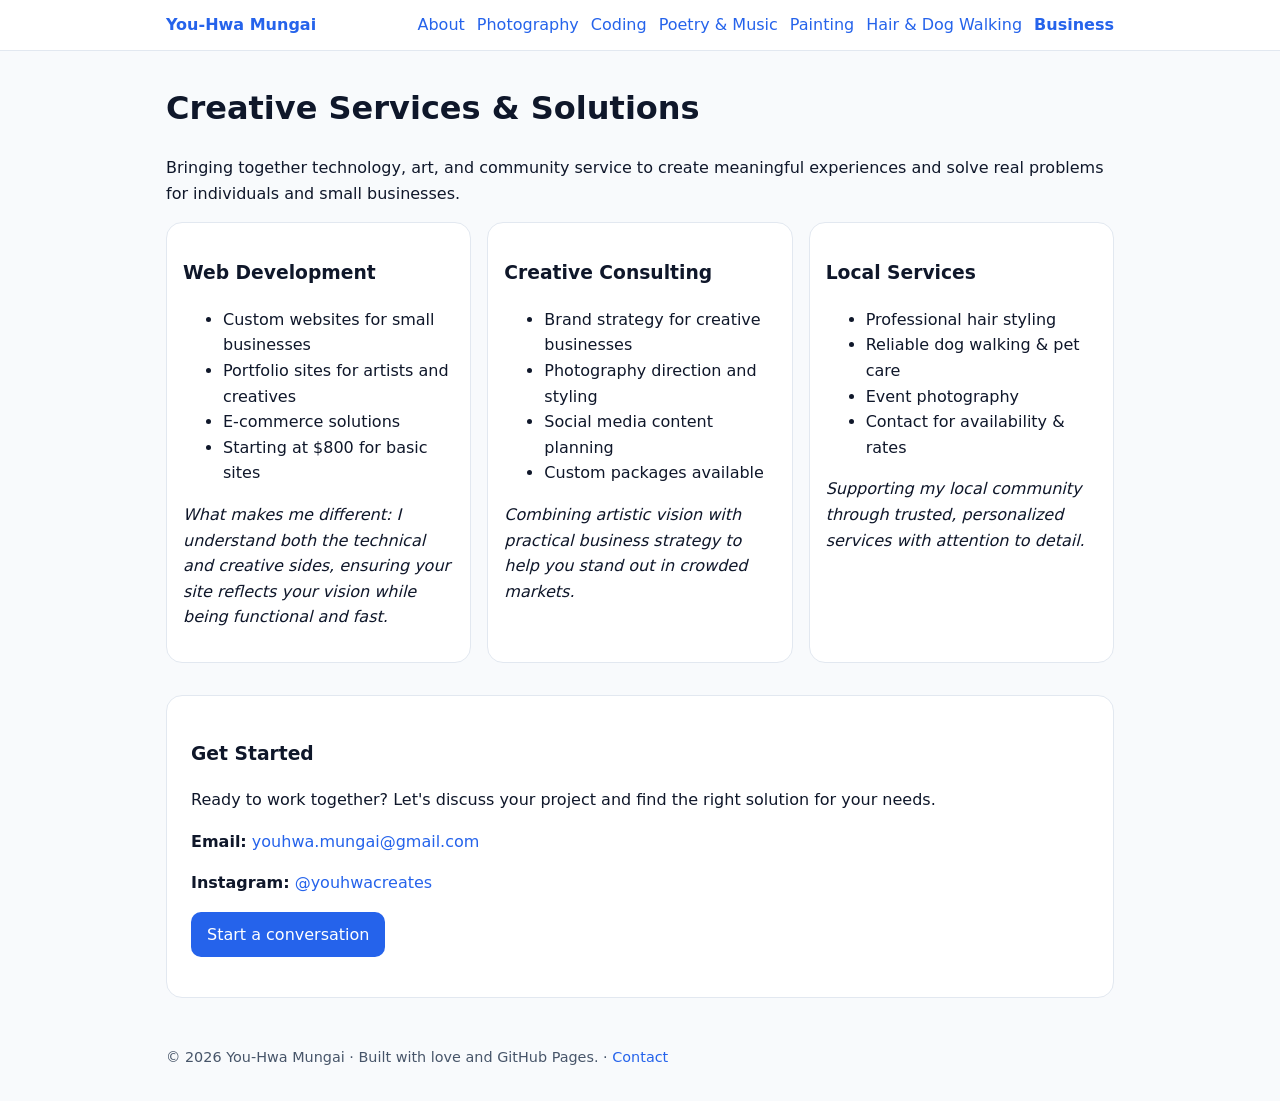
<file: business/index.html>
<!doctype html>
<html lang="en">
<head>
<meta charset="utf-8">
<meta name="viewport" content="width=device-width, initial-scale=1">
<title>Business · You‑Hwa Mungai</title>
<meta name="description" content="Portfolio of You‑Hwa Mungai — photography, coding, poetry & music, painting, hair and dog walking, and business.">
<link rel="stylesheet" href="../assets/css/styles.css">
</head>
<body>
<header><nav class="nav"><a class="brand" href="/">You‑Hwa Mungai</a><a href="/">About</a><a href="/photography/">Photography</a><a href="/coding/">Coding</a><a href="/poetry-music/">Poetry & Music</a><a href="/painting/">Painting</a><a href="/hair-dog-walking/">Hair & Dog Walking</a><a href="/business/" style="font-weight:700">Business</a></nav></header>
<main>

<h1>Creative Services & Solutions</h1>
<p>Bringing together technology, art, and community service to create meaningful experiences and solve real problems for individuals and small businesses.</p>

<div class="grid">
  <div class="card">
    <h3>Web Development</h3>
    <ul>
      <li>Custom websites for small businesses</li>
      <li>Portfolio sites for artists and creatives</li>
      <li>E-commerce solutions</li>
      <li>Starting at $800 for basic sites</li>
    </ul>
    <p><em>What makes me different: I understand both the technical and creative sides, ensuring your site reflects your vision while being functional and fast.</em></p>
  </div>
  
  <div class="card">
    <h3>Creative Consulting</h3>
    <ul>
      <li>Brand strategy for creative businesses</li>
      <li>Photography direction and styling</li>
      <li>Social media content planning</li>
      <li>Custom packages available</li>
    </ul>
    <p><em>Combining artistic vision with practical business strategy to help you stand out in crowded markets.</em></p>
  </div>
  
  <div class="card">
    <h3>Local Services</h3>
    <ul>
      <li>Professional hair styling</li>
      <li>Reliable dog walking & pet care</li>
      <li>Event photography</li>
      <li>Contact for availability & rates</li>
    </ul>
    <p><em>Supporting my local community through trusted, personalized services with attention to detail.</em></p>
  </div>
</div>

<div style="margin-top: 2rem; padding: 1.5rem; background: white; border: 1px solid #e2e8f0; border-radius: 16px;">
  <h3>Get Started</h3>
  <p>Ready to work together? Let's discuss your project and find the right solution for your needs.</p>
  <p><strong>Email:</strong> <a href="mailto:youhwa.mungai@gmail.com">youhwa.mungai@gmail.com</a></p>
  <p><strong>Instagram:</strong> <a href="#" target="_blank" rel="noopener">@youhwacreates</a></p>
  <p style="margin-top: 1rem;"><a class="btn" href="mailto:youhwa.mungai@gmail.com">Start a conversation</a></p>
</div>

</main>
<footer>
  © <span id="year"></span> You‑Hwa Mungai · Built with love and GitHub Pages. · <a href="mailto:youhwa.mungai@gmail.com">Contact</a>
</footer>
<script>document.getElementById('year').textContent = new Date().getFullYear()</script>
</body>
</html>
</file>
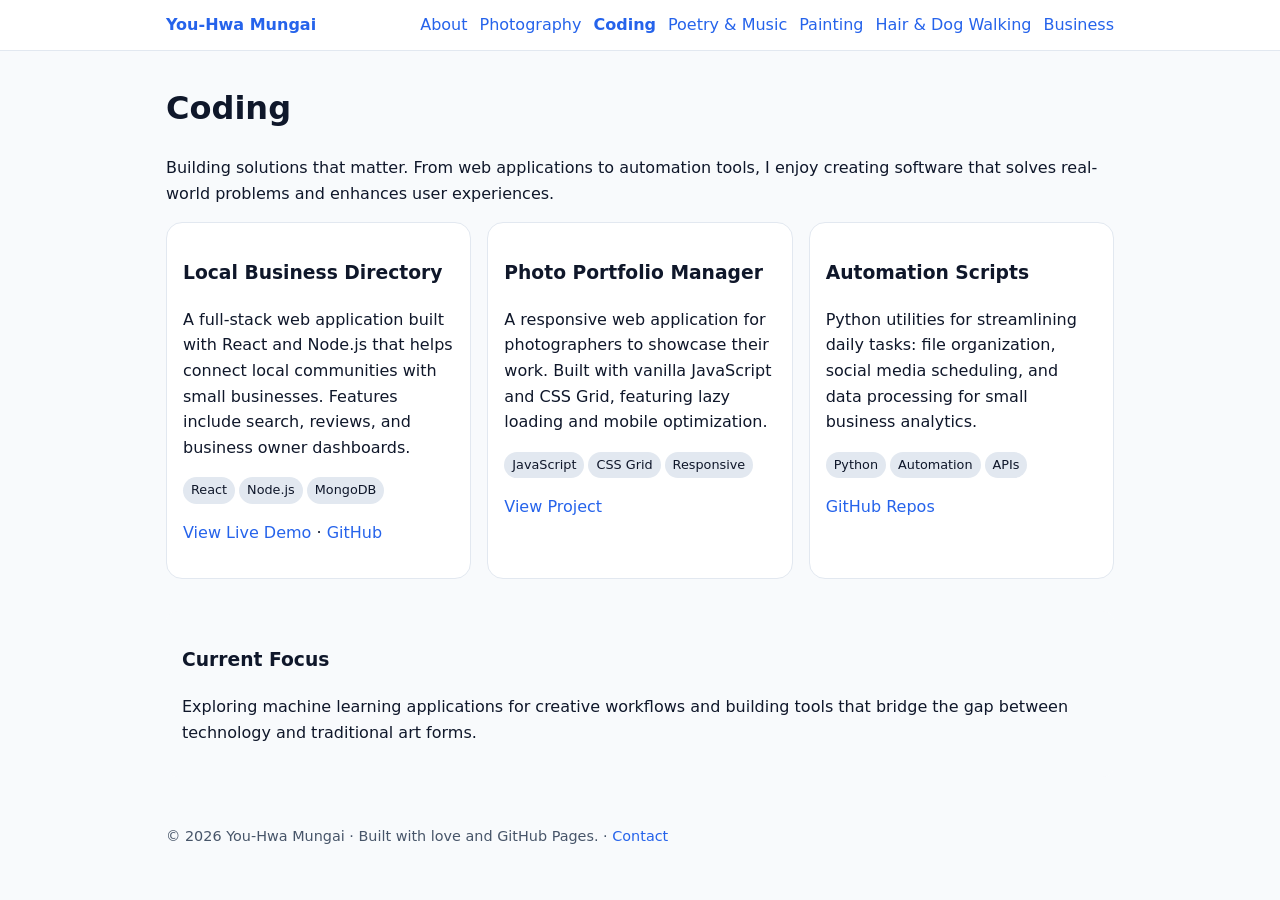
<file: coding/index.html>
<!doctype html>
<html lang="en">
<head>
<meta charset="utf-8">
<meta name="viewport" content="width=device-width, initial-scale=1">
<title>Coding · You‑Hwa Mungai</title>
<meta name="description" content="Portfolio of You‑Hwa Mungai — photography, coding, poetry & music, painting, hair and dog walking, and business.">
<link rel="stylesheet" href="../assets/css/styles.css">
</head>
<body>
<header><nav class="nav"><a class="brand" href="/">You‑Hwa Mungai</a><a href="/">About</a><a href="/photography/">Photography</a><a href="/coding/" style="font-weight:700">Coding</a><a href="/poetry-music/">Poetry & Music</a><a href="/painting/">Painting</a><a href="/hair-dog-walking/">Hair & Dog Walking</a><a href="/business/">Business</a></nav></header>
<main>

<h1>Coding</h1>
<p>Building solutions that matter. From web applications to automation tools, I enjoy creating software that solves real-world problems and enhances user experiences.</p>

<div class="grid">
  <div class="card">
    <h3>Local Business Directory</h3>
    <p>A full-stack web application built with React and Node.js that helps connect local communities with small businesses. Features include search, reviews, and business owner dashboards.</p>
    <p><span class="tag">React</span><span class="tag">Node.js</span><span class="tag">MongoDB</span></p>
    <p><a href="#" target="_blank" rel="noopener">View Live Demo</a> · <a href="#" target="_blank" rel="noopener">GitHub</a></p>
  </div>
  
  <div class="card">
    <h3>Photo Portfolio Manager</h3>
    <p>A responsive web application for photographers to showcase their work. Built with vanilla JavaScript and CSS Grid, featuring lazy loading and mobile optimization.</p>
    <p><span class="tag">JavaScript</span><span class="tag">CSS Grid</span><span class="tag">Responsive</span></p>
    <p><a href="#" target="_blank" rel="noopener">View Project</a></p>
  </div>
  
  <div class="card">
    <h3>Automation Scripts</h3>
    <p>Python utilities for streamlining daily tasks: file organization, social media scheduling, and data processing for small business analytics.</p>
    <p><span class="tag">Python</span><span class="tag">Automation</span><span class="tag">APIs</span></p>
    <p><a href="#" target="_blank" rel="noopener">GitHub Repos</a></p>
  </div>
</div>

<div style="margin-top: 2rem; padding: 1rem; background: #f8fafc; border-radius: 12px;">
  <h3>Current Focus</h3>
  <p>Exploring machine learning applications for creative workflows and building tools that bridge the gap between technology and traditional art forms.</p>
</div>

</main>
<footer>
  © <span id="year"></span> You‑Hwa Mungai · Built with love and GitHub Pages. · <a href="mailto:youhwa.mungai@gmail.com">Contact</a>
</footer>
<script>document.getElementById('year').textContent = new Date().getFullYear()</script>
</body>
</html>
</file>
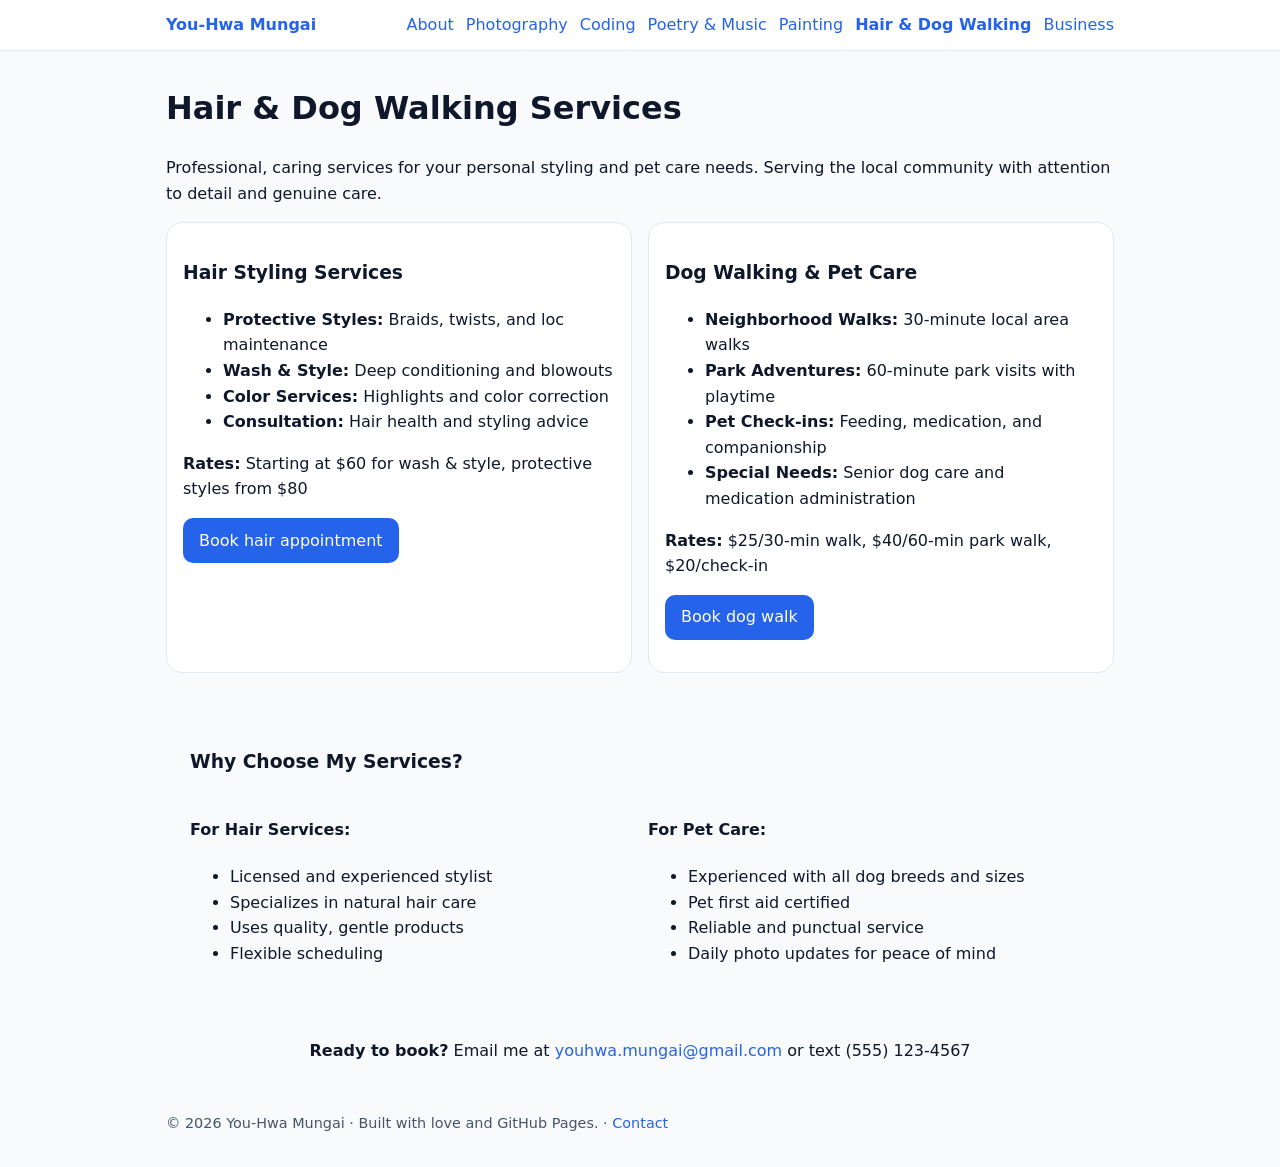
<file: hair-dog-walking/index.html>
<!doctype html>
<html lang="en">
<head>
<meta charset="utf-8">
<meta name="viewport" content="width=device-width, initial-scale=1">
<title>Hair & Dog Walking · You‑Hwa Mungai</title>
<meta name="description" content="Portfolio of You‑Hwa Mungai — photography, coding, poetry & music, painting, hair and dog walking, and business.">
<link rel="stylesheet" href="../assets/css/styles.css">
</head>
<body>
<header><nav class="nav"><a class="brand" href="/">You‑Hwa Mungai</a><a href="/">About</a><a href="/photography/">Photography</a><a href="/coding/">Coding</a><a href="/poetry-music/">Poetry & Music</a><a href="/painting/">Painting</a><a href="/hair-dog-walking/" style="font-weight:700">Hair & Dog Walking</a><a href="/business/">Business</a></nav></header>
<main>

<h1>Hair & Dog Walking Services</h1>
<p>Professional, caring services for your personal styling and pet care needs. Serving the local community with attention to detail and genuine care.</p>

<div class="grid">
  <div class="card">
    <h3>Hair Styling Services</h3>
    <ul>
      <li><strong>Protective Styles:</strong> Braids, twists, and loc maintenance</li>
      <li><strong>Wash & Style:</strong> Deep conditioning and blowouts</li>
      <li><strong>Color Services:</strong> Highlights and color correction</li>
      <li><strong>Consultation:</strong> Hair health and styling advice</li>
    </ul>
    <p><strong>Rates:</strong> Starting at $60 for wash & style, protective styles from $80</p>
    <p><a class="btn" href="mailto:youhwa.mungai@gmail.com">Book hair appointment</a></p>
  </div>
  
  <div class="card">
    <h3>Dog Walking & Pet Care</h3>
    <ul>
      <li><strong>Neighborhood Walks:</strong> 30-minute local area walks</li>
      <li><strong>Park Adventures:</strong> 60-minute park visits with playtime</li>
      <li><strong>Pet Check-ins:</strong> Feeding, medication, and companionship</li>
      <li><strong>Special Needs:</strong> Senior dog care and medication administration</li>
    </ul>
    <p><strong>Rates:</strong> $25/30-min walk, $40/60-min park walk, $20/check-in</p>
    <p><a class="btn" href="mailto:youhwa.mungai@gmail.com">Book dog walk</a></p>
  </div>
</div>

<div style="margin-top: 2rem; padding: 1.5rem; background: #f8fafc; border-radius: 16px;">
  <h3>Why Choose My Services?</h3>
  <div class="grid">
    <div>
      <h4>For Hair Services:</h4>
      <ul>
        <li>Licensed and experienced stylist</li>
        <li>Specializes in natural hair care</li>
        <li>Uses quality, gentle products</li>
        <li>Flexible scheduling</li>
      </ul>
    </div>
    <div>
      <h4>For Pet Care:</h4>
      <ul>
        <li>Experienced with all dog breeds and sizes</li>
        <li>Pet first aid certified</li>
        <li>Reliable and punctual service</li>
        <li>Daily photo updates for peace of mind</li>
      </ul>
    </div>
  </div>
</div>

<p style="margin-top: 2rem; text-align: center;"><strong>Ready to book?</strong> Email me at <a href="mailto:youhwa.mungai@gmail.com">youhwa.mungai@gmail.com</a> or text (555) 123-4567</p>

</main>
<footer>
  © <span id="year"></span> You‑Hwa Mungai · Built with love and GitHub Pages. · <a href="mailto:youhwa.mungai@gmail.com">Contact</a>
</footer>
<script>document.getElementById('year').textContent = new Date().getFullYear()</script>
</body>
</html>
</file>
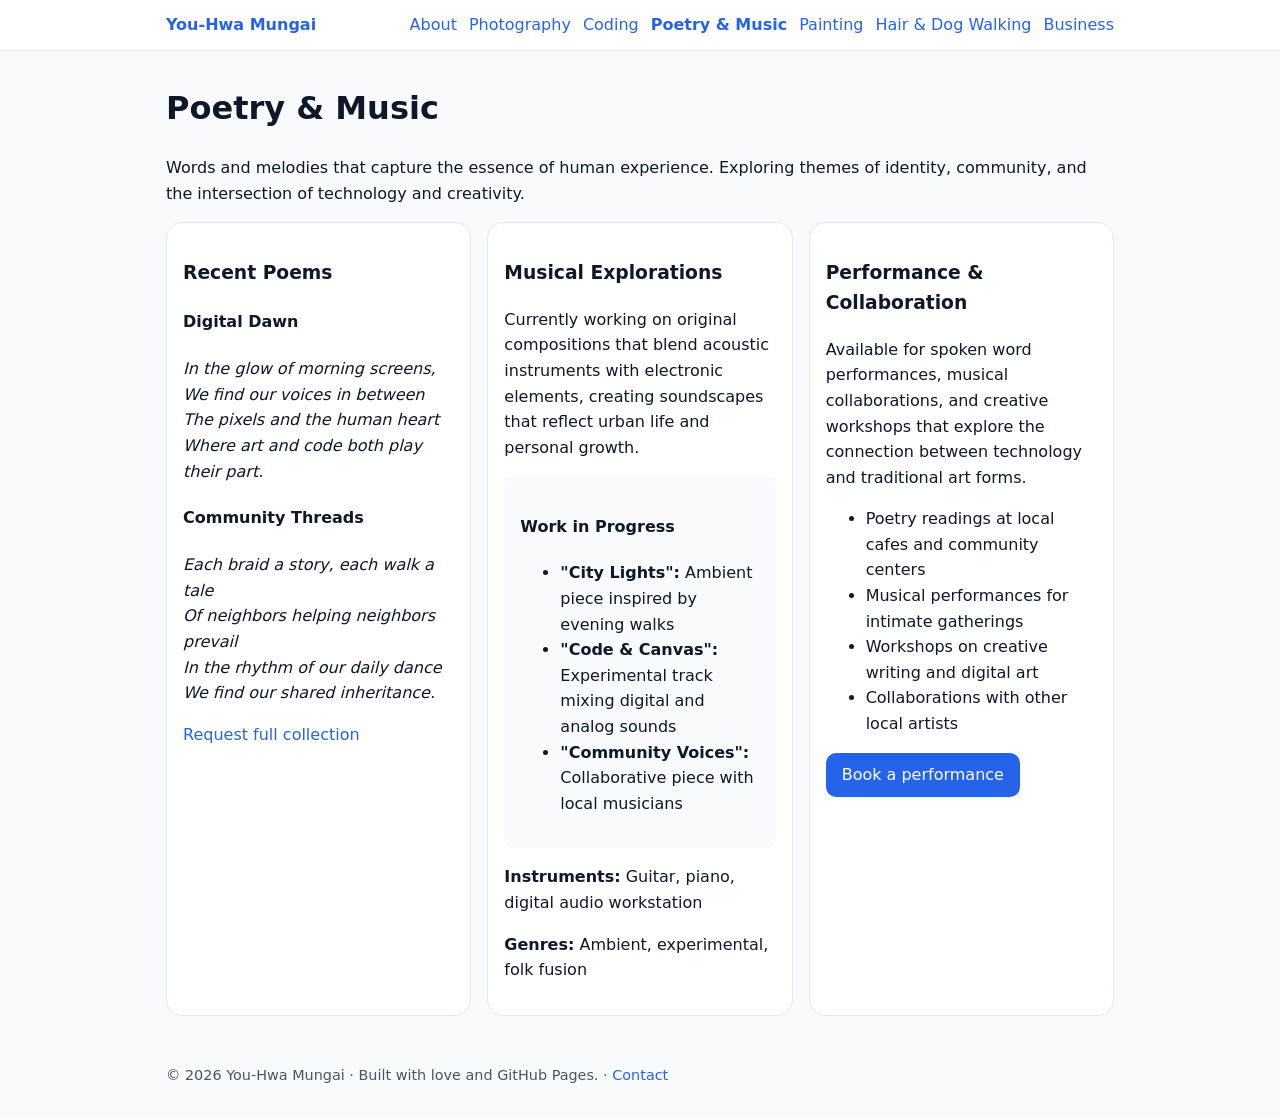
<file: poetry-music/index.html>
<!doctype html>
<html lang="en">
<head>
<meta charset="utf-8">
<meta name="viewport" content="width=device-width, initial-scale=1">
<title>Poetry & Music · You‑Hwa Mungai</title>
<meta name="description" content="Portfolio of You‑Hwa Mungai — photography, coding, poetry & music, painting, hair and dog walking, and business.">
<link rel="stylesheet" href="../assets/css/styles.css">
</head>
<body>
<header><nav class="nav"><a class="brand" href="/">You‑Hwa Mungai</a><a href="/">About</a><a href="/photography/">Photography</a><a href="/coding/">Coding</a><a href="/poetry-music/" style="font-weight:700">Poetry & Music</a><a href="/painting/">Painting</a><a href="/hair-dog-walking/">Hair & Dog Walking</a><a href="/business/">Business</a></nav></header>
<main>

<h1>Poetry & Music</h1>
<p>Words and melodies that capture the essence of human experience. Exploring themes of identity, community, and the intersection of technology and creativity.</p>

<div class="grid">
  <div class="card">
    <h3>Recent Poems</h3>
    <div style="margin-bottom: 1rem;">
      <h4>Digital Dawn</h4>
      <p><em>In the glow of morning screens,<br>
      We find our voices in between<br>
      The pixels and the human heart<br>
      Where art and code both play their part.</em></p>
    </div>
    <div style="margin-bottom: 1rem;">
      <h4>Community Threads</h4>
      <p><em>Each braid a story, each walk a tale<br>
      Of neighbors helping neighbors prevail<br>
      In the rhythm of our daily dance<br>
      We find our shared inheritance.</em></p>
    </div>
    <p><a href="mailto:youhwa.mungai@gmail.com">Request full collection</a></p>
  </div>
  
  <div class="card">
    <h3>Musical Explorations</h3>
    <p>Currently working on original compositions that blend acoustic instruments with electronic elements, creating soundscapes that reflect urban life and personal growth.</p>
    
    <div style="margin: 1rem 0; padding: 1rem; background: #f8fafc; border-radius: 8px;">
      <h4>Work in Progress</h4>
      <ul>
        <li><strong>"City Lights":</strong> Ambient piece inspired by evening walks</li>
        <li><strong>"Code & Canvas":</strong> Experimental track mixing digital and analog sounds</li>
        <li><strong>"Community Voices":</strong> Collaborative piece with local musicians</li>
      </ul>
    </div>
    
    <p><strong>Instruments:</strong> Guitar, piano, digital audio workstation</p>
    <p><strong>Genres:</strong> Ambient, experimental, folk fusion</p>
  </div>
  
  <div class="card">
    <h3>Performance & Collaboration</h3>
    <p>Available for spoken word performances, musical collaborations, and creative workshops that explore the connection between technology and traditional art forms.</p>
    
    <ul>
      <li>Poetry readings at local cafes and community centers</li>
      <li>Musical performances for intimate gatherings</li>
      <li>Workshops on creative writing and digital art</li>
      <li>Collaborations with other local artists</li>
    </ul>
    
    <p><a class="btn" href="mailto:youhwa.mungai@gmail.com">Book a performance</a></p>
  </div>
</div>

</main>
<footer>
  © <span id="year"></span> You‑Hwa Mungai · Built with love and GitHub Pages. · <a href="mailto:youhwa.mungai@gmail.com">Contact</a>
</footer>
<script>document.getElementById('year').textContent = new Date().getFullYear()</script>
</body>
</html>
</file>
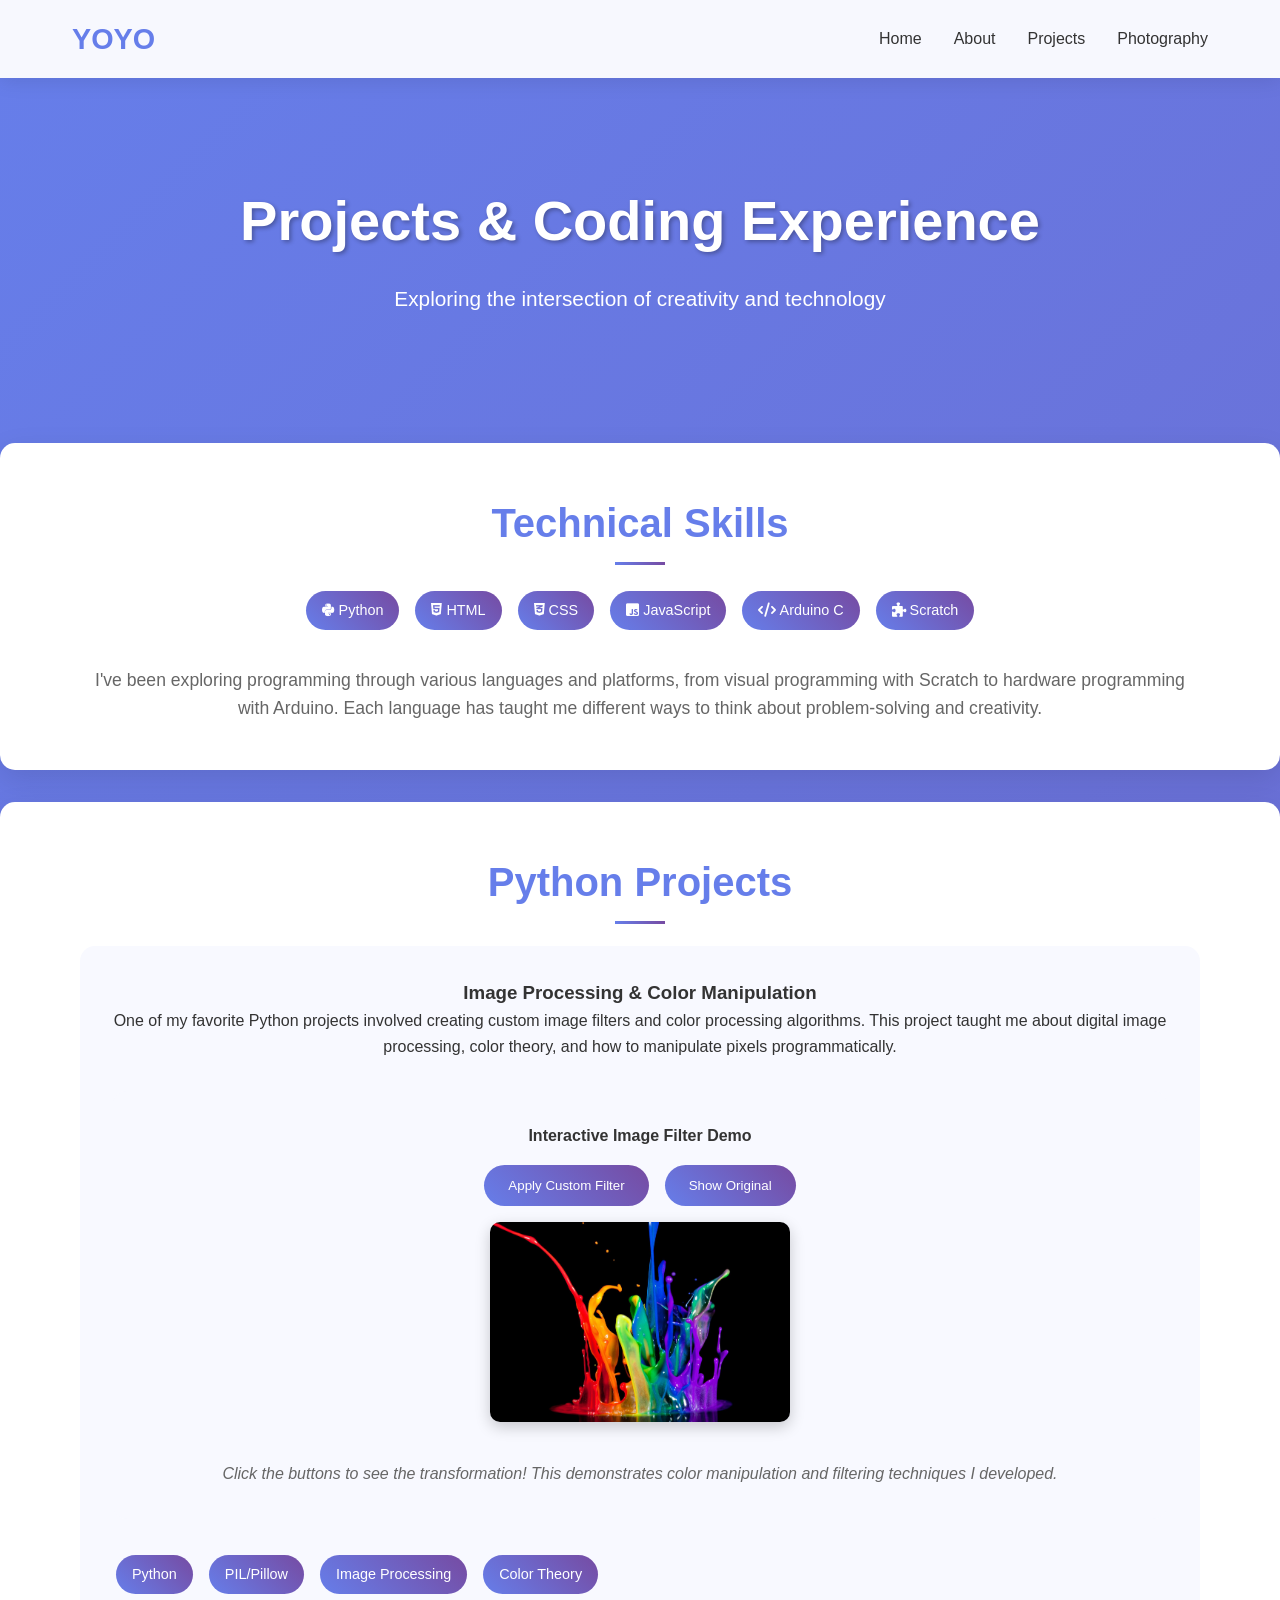
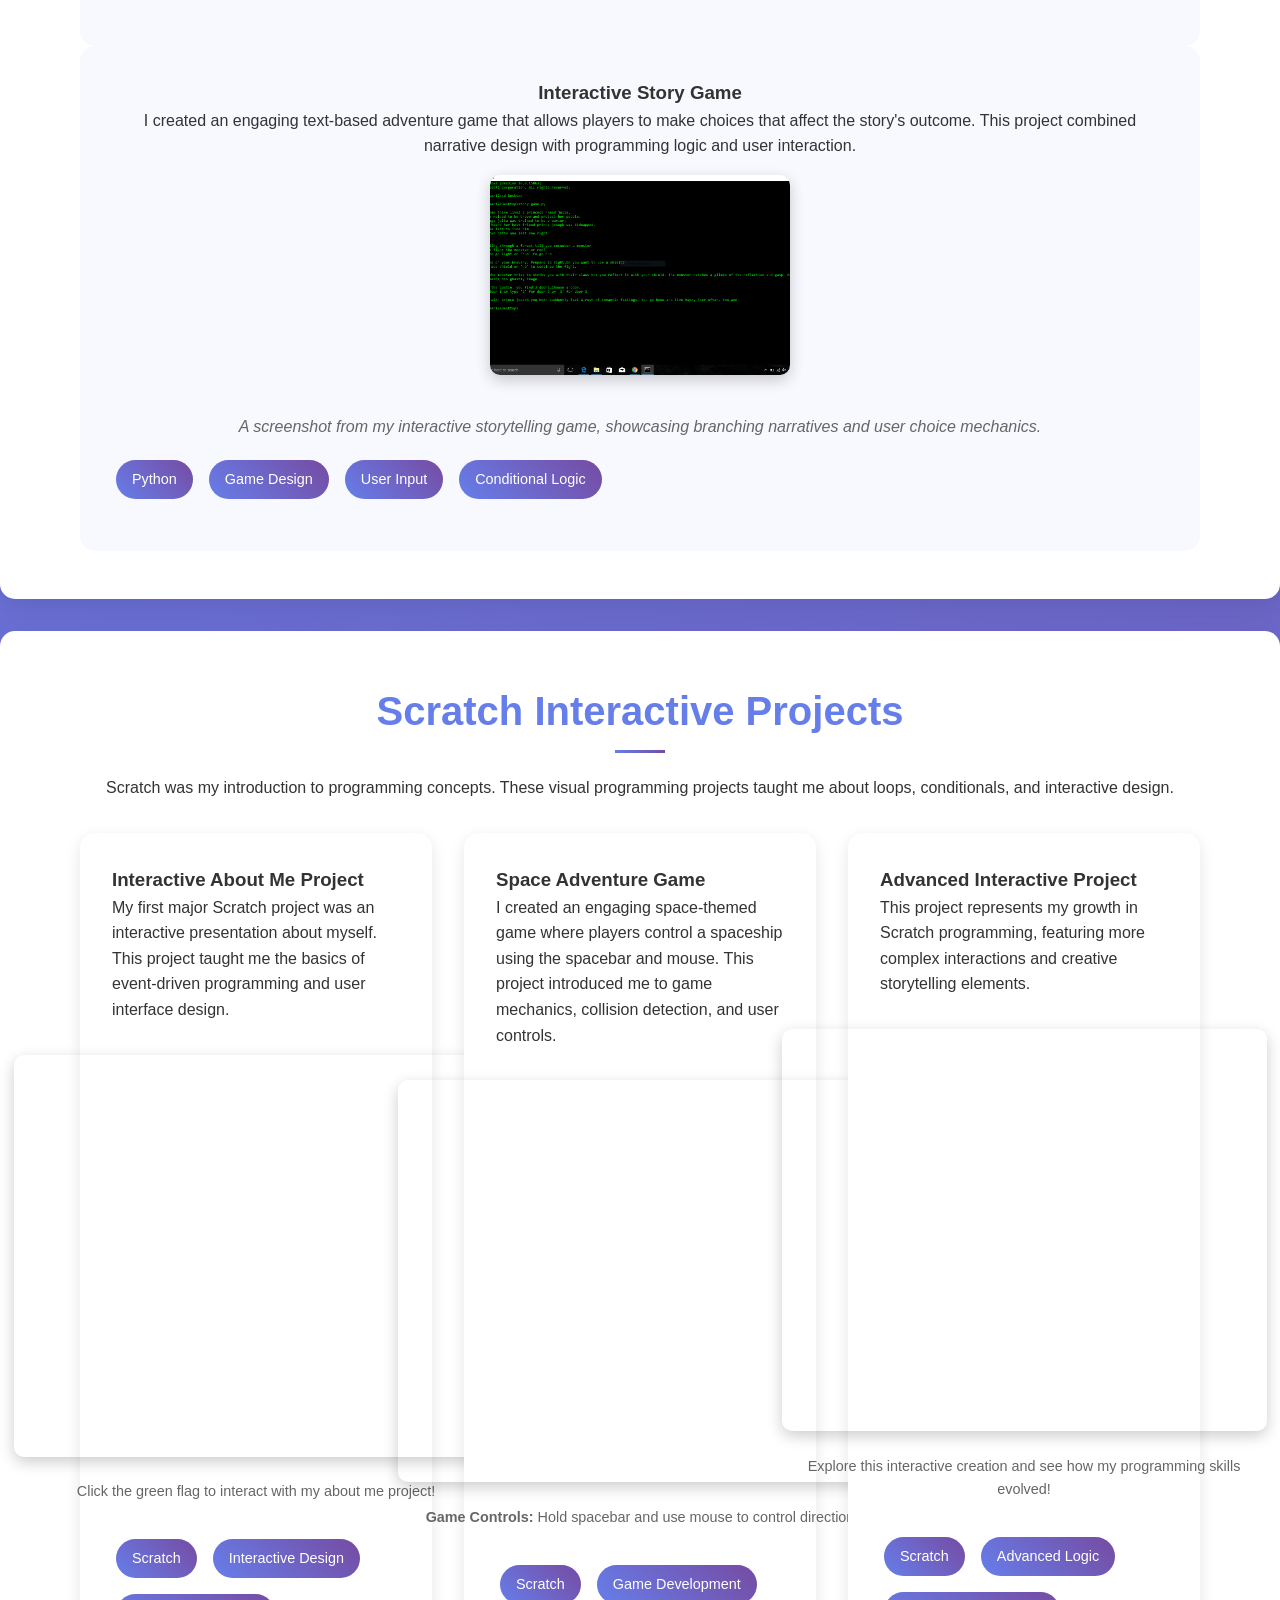
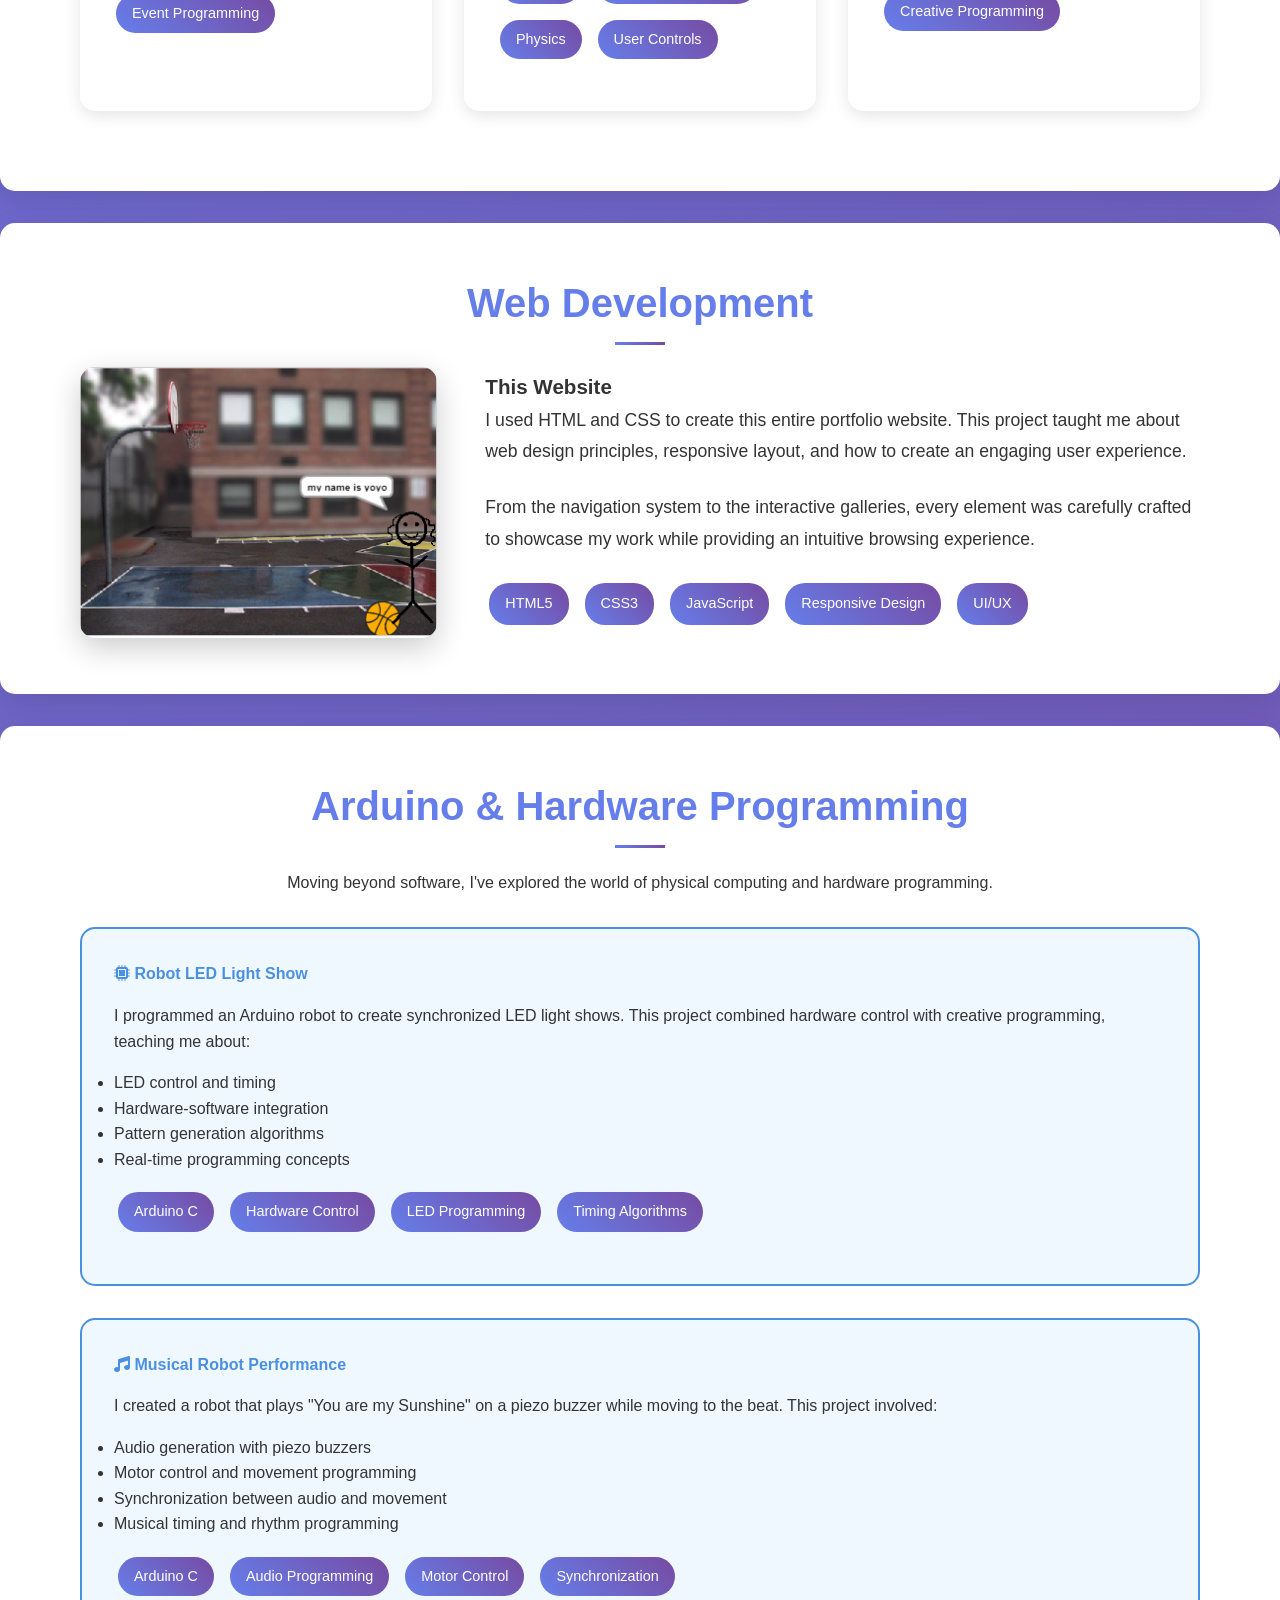
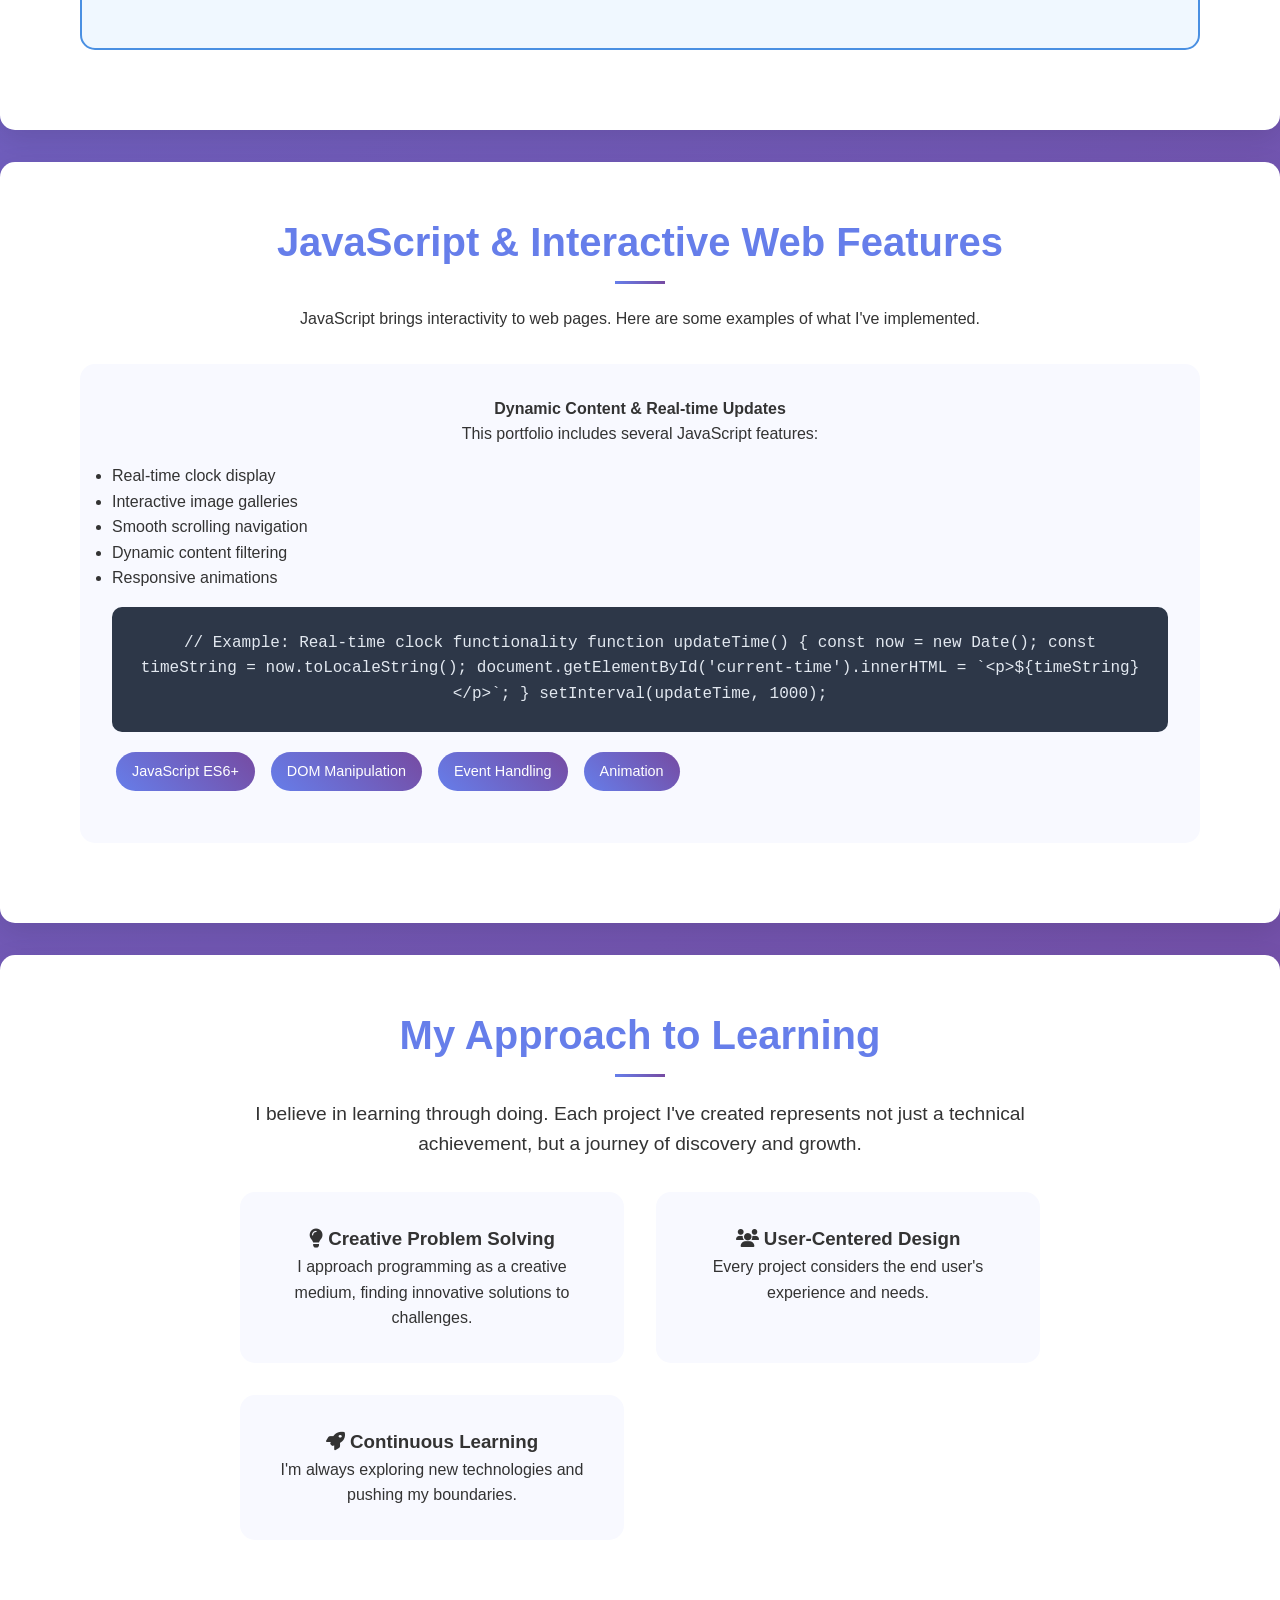
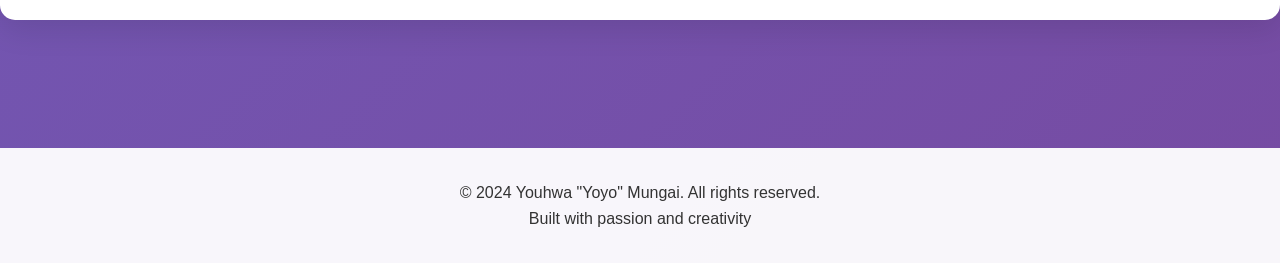
<file: coding_experience.html>
<!DOCTYPE html>
<html lang="en">
<head>
    <meta charset="UTF-8">
    <meta name="viewport" content="width=device-width, initial-scale=1.0">
    <title>Projects & Coding Experience - Youhwa "Yoyo" Mungai</title>
<link rel="stylesheet" type="text/css" href="css/style.css">
    <link href="https://cdnjs.cloudflare.com/ajax/libs/font-awesome/6.0.0/css/all.min.css" rel="stylesheet">
    <style>
        .skill-badge {
            display: inline-block;
            background: linear-gradient(45deg, #667eea, #764ba2);
            color: white;
            padding: 0.5rem 1rem;
            border-radius: 20px;
            margin: 0.25rem;
            font-size: 0.9rem;
            font-weight: 500;
        }
        
        .project-demo {
            background: #f8f9ff;
            border-radius: 15px;
            padding: 2rem;
            margin: 2rem 0;
            text-align: center;
        }
        
        .code-snippet {
            background: #2d3748;
            color: #e2e8f0;
            padding: 1.5rem;
            border-radius: 10px;
            font-family: 'Courier New', monospace;
            margin: 1rem 0;
            overflow-x: auto;
        }
        
        .project-timeline {
            display: grid;
            grid-template-columns: repeat(auto-fit, minmax(300px, 1fr));
            gap: 2rem;
            margin: 2rem 0;
        }
        
        .timeline-card {
            background: white;
            border-radius: 15px;
            padding: 2rem;
            box-shadow: 0 5px 15px rgba(0, 0, 0, 0.1);
            transition: transform 0.3s ease;
        }
        
        .timeline-card:hover {
            transform: translateY(-5px);
        }
        
        .tech-stack {
            display: flex;
            flex-wrap: wrap;
            gap: 0.5rem;
            margin: 1rem 0;
        }
        
        .arduino-demo {
            background: #f0f8ff;
            border: 2px solid #4a90e2;
            border-radius: 15px;
            padding: 2rem;
            margin: 2rem 0;
        }
        
        .arduino-demo h4 {
            color: #4a90e2;
            margin-bottom: 1rem;
        }
    </style>
</head>
<body>
    <!-- Navigation -->
    <nav class="navbar">
        <div class="nav-container">
            <a href="home.html" class="logo">YOYO</a>
            <ul class="nav-links">
                <li><a href="home.html">Home</a></li>
                <li><a href="aboutme.html">About</a></li>
                <li><a href="coding_experience.html">Projects</a></li>
                <li><a href="photography.html">Photography</a></li>
            </ul>
        </div>
    </nav>

    <main>
        <!-- Hero Section -->
        <section class="hero">
            <div class="container">
                <h1>Projects & Coding Experience</h1>
                <p>Exploring the intersection of creativity and technology</p>
            </div>
        </section>

        <!-- Skills Section -->
        <section class="section">
            <div class="container">
                <h2>Technical Skills</h2>
                <div style="text-align: center; margin: 2rem 0;">
                    <div class="tech-stack" style="justify-content: center;">
                        <span class="skill-badge"><i class="fab fa-python"></i> Python</span>
                        <span class="skill-badge"><i class="fab fa-html5"></i> HTML</span>
                        <span class="skill-badge"><i class="fab fa-css3-alt"></i> CSS</span>
                        <span class="skill-badge"><i class="fab fa-js-square"></i> JavaScript</span>
                        <span class="skill-badge"><i class="fas fa-code"></i> Arduino C</span>
                        <span class="skill-badge"><i class="fas fa-puzzle-piece"></i> Scratch</span>
                    </div>
                </div>
                <p style="text-align: center; font-size: 1.1rem; color: #666;">
                    I've been exploring programming through various languages and platforms, from visual programming with Scratch to hardware programming with Arduino. Each language has taught me different ways to think about problem-solving and creativity.
                </p>
            </div>
        </section>

        <!-- Python Projects -->
        <section class="section">
            <div class="container">
                <h2>Python Projects</h2>
                
                <div class="project-card">
                    <h3>Image Processing & Color Manipulation</h3>
                    <p>One of my favorite Python projects involved creating custom image filters and color processing algorithms. This project taught me about digital image processing, color theory, and how to manipulate pixels programmatically.</p>
                    
                    <div class="project-demo">
                        <h4>Interactive Image Filter Demo</h4>
                        <div class="project-buttons">
                            <button class="btn" onclick="document.getElementById('pythonImage').src='recolored.jpg'">Apply Custom Filter</button>
                            <button class="btn" onclick="document.getElementById('pythonImage').src='paintcolor.jpg'">Show Original</button>
                        </div>
                        <img id="pythonImage" src="paintcolor.jpg" alt="Python Image Processing" class="demo-image">
                        <p style="margin-top: 1rem; font-style: italic; color: #666;">
                            Click the buttons to see the transformation! This demonstrates color manipulation and filtering techniques I developed.
                        </p>
                    </div>
                    
                    <div class="tech-stack">
                        <span class="skill-badge">Python</span>
                        <span class="skill-badge">PIL/Pillow</span>
                        <span class="skill-badge">Image Processing</span>
                        <span class="skill-badge">Color Theory</span>
                    </div>
                </div>

                <div class="project-card">
                    <h3>Interactive Story Game</h3>
                    <p>I created an engaging text-based adventure game that allows players to make choices that affect the story's outcome. This project combined narrative design with programming logic and user interaction.</p>
                    
                    <img src="story game.PNG" alt="Story Game Interface" class="demo-image">
                    <p style="text-align: center; margin-top: 1rem; font-style: italic; color: #666;">
                        A screenshot from my interactive storytelling game, showcasing branching narratives and user choice mechanics.
                    </p>
                    
                    <div class="tech-stack">
                        <span class="skill-badge">Python</span>
                        <span class="skill-badge">Game Design</span>
                        <span class="skill-badge">User Input</span>
                        <span class="skill-badge">Conditional Logic</span>
                    </div>
                </div>
            </div>
        </section>

        <!-- Scratch Projects -->
        <section class="section">
            <div class="container">
                <h2>Scratch Interactive Projects</h2>
                <p style="text-align: center; margin-bottom: 2rem;">
                    Scratch was my introduction to programming concepts. These visual programming projects taught me about loops, conditionals, and interactive design.
                </p>
                
                <div class="project-timeline">
                    <div class="timeline-card">
                        <h3>Interactive About Me Project</h3>
                        <p>My first major Scratch project was an interactive presentation about myself. This project taught me the basics of event-driven programming and user interface design.</p>
                        
                        <div class="scratch-container">
                            <div class="scratch-project">
<iframe allowtransparency="true" width="485" height="402" 
                                        src="//scratch.mit.edu/projects/embed/167330495/?autostart=false" 
                                        frameborder="0" allowfullscreen></iframe>
                                <p style="margin-top: 1rem; font-size: 0.9rem; color: #666;">
                                    Click the green flag to interact with my about me project!
                                </p>
                            </div>
                        </div>
                        
                        <div class="tech-stack">
                            <span class="skill-badge">Scratch</span>
                            <span class="skill-badge">Interactive Design</span>
                            <span class="skill-badge">Event Programming</span>
                        </div>
                    </div>

                    <div class="timeline-card">
                        <h3>Space Adventure Game</h3>
                        <p>I created an engaging space-themed game where players control a spaceship using the spacebar and mouse. This project introduced me to game mechanics, collision detection, and user controls.</p>
                        
                        <div class="scratch-container">
                            <div class="scratch-project">
<iframe allowtransparency="true" width="485" height="402" 
                                        src="//scratch.mit.edu/projects/embed/167762800/?autostart=false" 
                                        frameborder="0" allowfullscreen></iframe>
                                <p style="margin-top: 1rem; font-size: 0.9rem; color: #666;">
                                    <strong>Game Controls:</strong> Hold spacebar and use mouse to control direction
                                </p>
                            </div>
                        </div>
                        
                        <div class="tech-stack">
                            <span class="skill-badge">Scratch</span>
                            <span class="skill-badge">Game Development</span>
                            <span class="skill-badge">Physics</span>
                            <span class="skill-badge">User Controls</span>
                        </div>
                    </div>

                    <div class="timeline-card">
                        <h3>Advanced Interactive Project</h3>
                        <p>This project represents my growth in Scratch programming, featuring more complex interactions and creative storytelling elements.</p>
                        
                        <div class="scratch-container">
                            <div class="scratch-project">
<iframe allowtransparency="true" width="485" height="402" 
                                        src="//scratch.mit.edu/projects/embed/223789569/?autostart=false" 
                                        frameborder="0" allowfullscreen></iframe>
                                <p style="margin-top: 1rem; font-size: 0.9rem; color: #666;">
                                    Explore this interactive creation and see how my programming skills evolved!
                                </p>
                            </div>
                        </div>
                        
                        <div class="tech-stack">
                            <span class="skill-badge">Scratch</span>
                            <span class="skill-badge">Advanced Logic</span>
                            <span class="skill-badge">Creative Programming</span>
                        </div>
                    </div>
                </div>
            </div>
        </section>

        <!-- Web Development -->
        <section class="section">
            <div class="container">
                <h2>Web Development</h2>
                <div class="about-content">
                    <div>
                        <img src="welcomeProject.PNG" alt="Web Project" style="width: 100%; max-width: 400px; border-radius: 15px; box-shadow: 0 10px 30px rgba(0,0,0,0.2);">
                    </div>
                    <div class="about-text">
                        <h3>This Website</h3>
                        <p>I used HTML and CSS to create this entire portfolio website. This project taught me about web design principles, responsive layout, and how to create an engaging user experience.</p>
                        
                        <p>From the navigation system to the interactive galleries, every element was carefully crafted to showcase my work while providing an intuitive browsing experience.</p>
                        
                        <div class="tech-stack">
                            <span class="skill-badge">HTML5</span>
                            <span class="skill-badge">CSS3</span>
                            <span class="skill-badge">JavaScript</span>
                            <span class="skill-badge">Responsive Design</span>
                            <span class="skill-badge">UI/UX</span>
                        </div>
                    </div>
                </div>
            </div>
        </section>

        <!-- Arduino Projects -->
        <section class="section">
            <div class="container">
                <h2>Arduino & Hardware Programming</h2>
                <p style="text-align: center; margin-bottom: 2rem;">
                    Moving beyond software, I've explored the world of physical computing and hardware programming.
                </p>
                
                <div class="arduino-demo">
                    <h4><i class="fas fa-microchip"></i> Robot LED Light Show</h4>
                    <p>I programmed an Arduino robot to create synchronized LED light shows. This project combined hardware control with creative programming, teaching me about:</p>
                    <ul style="text-align: left; margin: 1rem 0;">
                        <li>LED control and timing</li>
                        <li>Hardware-software integration</li>
                        <li>Pattern generation algorithms</li>
                        <li>Real-time programming concepts</li>
                    </ul>
                    
                    <div class="tech-stack">
                        <span class="skill-badge">Arduino C</span>
                        <span class="skill-badge">Hardware Control</span>
                        <span class="skill-badge">LED Programming</span>
                        <span class="skill-badge">Timing Algorithms</span>
                    </div>
                </div>
                
                <div class="arduino-demo">
                    <h4><i class="fas fa-music"></i> Musical Robot Performance</h4>
                    <p>I created a robot that plays "You are my Sunshine" on a piezo buzzer while moving to the beat. This project involved:</p>
                    <ul style="text-align: left; margin: 1rem 0;">
                        <li>Audio generation with piezo buzzers</li>
                        <li>Motor control and movement programming</li>
                        <li>Synchronization between audio and movement</li>
                        <li>Musical timing and rhythm programming</li>
                    </ul>
                    
                    <div class="tech-stack">
                        <span class="skill-badge">Arduino C</span>
                        <span class="skill-badge">Audio Programming</span>
                        <span class="skill-badge">Motor Control</span>
                        <span class="skill-badge">Synchronization</span>
                    </div>
                </div>
            </div>
        </section>

        <!-- JavaScript Examples -->
        <section class="section">
            <div class="container">
                <h2>JavaScript & Interactive Web Features</h2>
                <p style="text-align: center; margin-bottom: 2rem;">
                    JavaScript brings interactivity to web pages. Here are some examples of what I've implemented.
                </p>
                
                <div class="project-demo">
                    <h4>Dynamic Content & Real-time Updates</h4>
                    <p>This portfolio includes several JavaScript features:</p>
                    <ul style="text-align: left; margin: 1rem 0;">
                        <li>Real-time clock display</li>
                        <li>Interactive image galleries</li>
                        <li>Smooth scrolling navigation</li>
                        <li>Dynamic content filtering</li>
                        <li>Responsive animations</li>
                    </ul>
                    
                    <div class="code-snippet">
// Example: Real-time clock functionality
function updateTime() {
    const now = new Date();
    const timeString = now.toLocaleString();
    document.getElementById('current-time').innerHTML = 
        `&lt;p&gt;${timeString}&lt;/p&gt;`;
}
setInterval(updateTime, 1000);
                    </div>
                    
                    <div class="tech-stack">
                        <span class="skill-badge">JavaScript ES6+</span>
                        <span class="skill-badge">DOM Manipulation</span>
                        <span class="skill-badge">Event Handling</span>
                        <span class="skill-badge">Animation</span>
                    </div>
                </div>
            </div>
        </section>

        <!-- Learning Philosophy -->
        <section class="section">
            <div class="container">
                <h2>My Approach to Learning</h2>
                <div style="max-width: 800px; margin: 0 auto; text-align: center;">
                    <p style="font-size: 1.2rem; margin-bottom: 2rem;">
                        I believe in learning through doing. Each project I've created represents not just a technical achievement, but a journey of discovery and growth.
                    </p>
                    
                    <div style="display: grid; grid-template-columns: repeat(auto-fit, minmax(250px, 1fr)); gap: 2rem; margin: 2rem 0;">
                        <div class="project-card">
                            <h3><i class="fas fa-lightbulb"></i> Creative Problem Solving</h3>
                            <p>I approach programming as a creative medium, finding innovative solutions to challenges.</p>
                        </div>
                        <div class="project-card">
                            <h3><i class="fas fa-users"></i> User-Centered Design</h3>
                            <p>Every project considers the end user's experience and needs.</p>
                        </div>
                        <div class="project-card">
                            <h3><i class="fas fa-rocket"></i> Continuous Learning</h3>
                            <p>I'm always exploring new technologies and pushing my boundaries.</p>
                        </div>
                    </div>
                </div>
            </div>
        </section>
    </main>

    <footer>
        <div class="container">
            <p>&copy; 2024 Youhwa "Yoyo" Mungai. All rights reserved.</p>
            <p>Built with passion and creativity</p>
        </div>
    </footer>

    <script>
        // Smooth scrolling for anchor links
        document.querySelectorAll('a[href^="#"]').forEach(anchor => {
            anchor.addEventListener('click', function (e) {
                e.preventDefault();
                document.querySelector(this.getAttribute('href')).scrollIntoView({
                    behavior: 'smooth'
                });
            });
        });

        // Add scroll effect to navbar
        window.addEventListener('scroll', function() {
            const navbar = document.querySelector('.navbar');
            if (window.scrollY > 100) {
                navbar.style.background = 'rgba(255, 255, 255, 0.98)';
            } else {
                navbar.style.background = 'rgba(255, 255, 255, 0.95)';
            }
        });

        // Add animation to project cards on scroll
        const observerOptions = {
            threshold: 0.1,
            rootMargin: '0px 0px -50px 0px'
        };

        const observer = new IntersectionObserver(function(entries) {
            entries.forEach(entry => {
                if (entry.isIntersecting) {
                    entry.target.style.opacity = '1';
                    entry.target.style.transform = 'translateY(0)';
                }
            });
        }, observerOptions);

        document.querySelectorAll('.project-card, .timeline-card, .arduino-demo').forEach(item => {
            item.style.opacity = '0';
            item.style.transform = 'translateY(30px)';
            item.style.transition = 'opacity 0.6s ease, transform 0.6s ease';
            observer.observe(item);
        });
    </script>
</body>
</html>
</file>
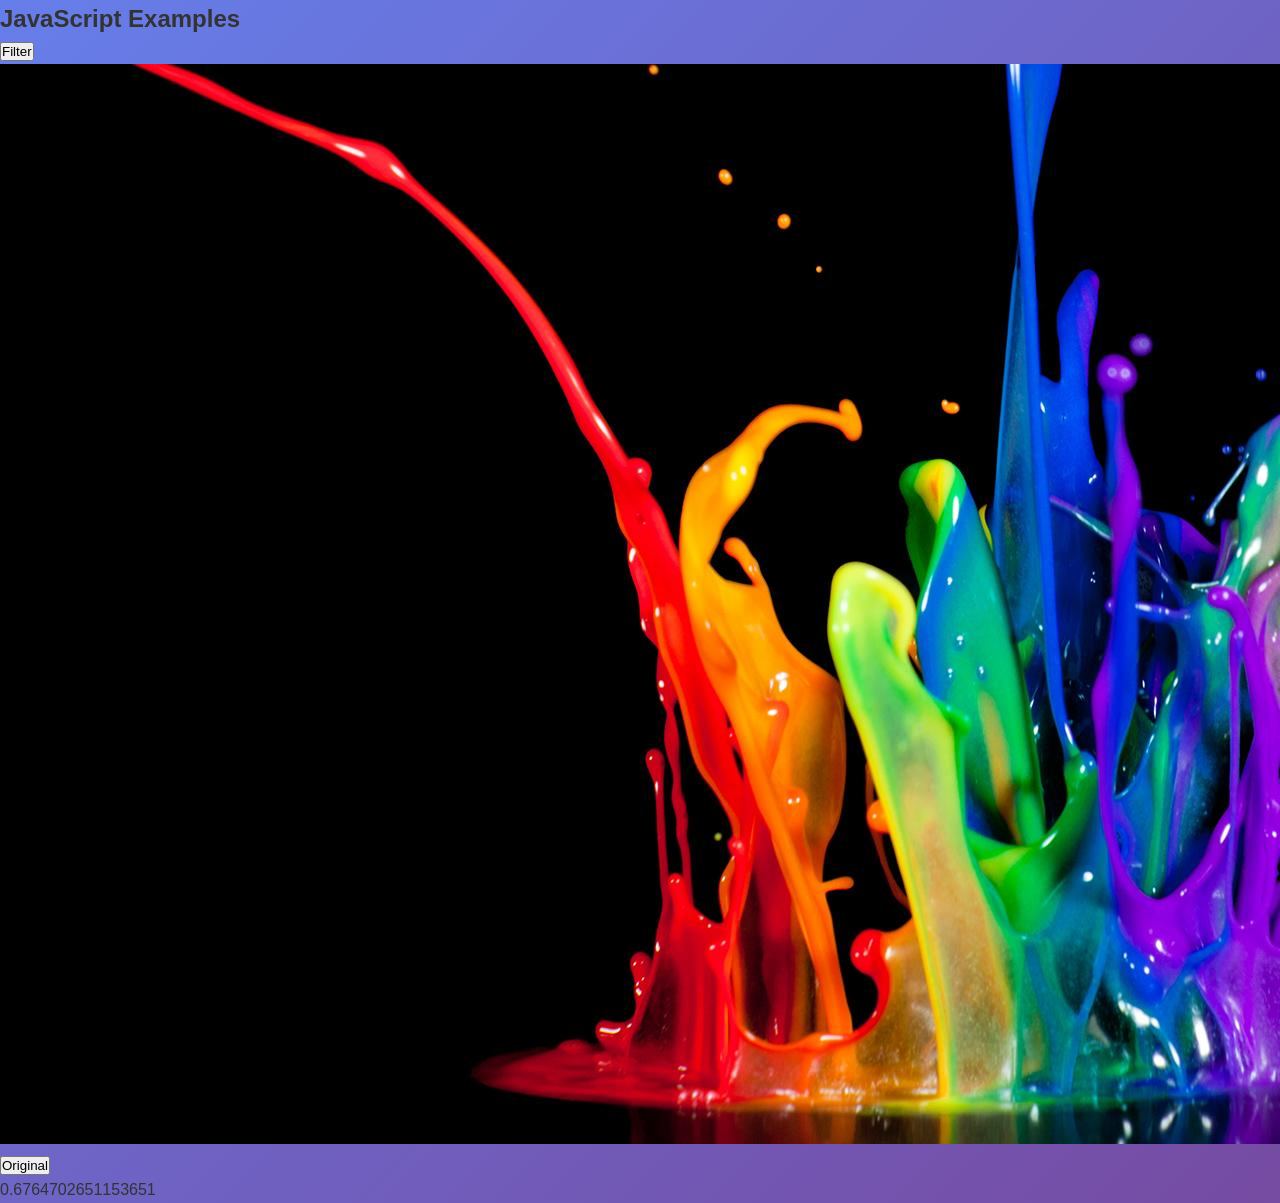
<file: js_examples.html>
<!DOCTYPE html>
<html>
<head> 
<title>javascript Page</title>
<link rel="stylesheet" type="text/css" href="css/style.css">
</head>
<body>
<h2> JavaScript Examples</h2>
<button onclick="document.getElementById('MyImage').src='recolored.jpg'">Filter</button> 
<img id='MyImage' src="paintcolor.jpg">
<button onclick="document.getElementById('MyImage').src='paintcolor.jpg'">Original</button> 
  <p id="demo"></p>
<script>
document.getElementById("demo").innerHTML = Math.random();
</script>
</body>
</html>
</file>
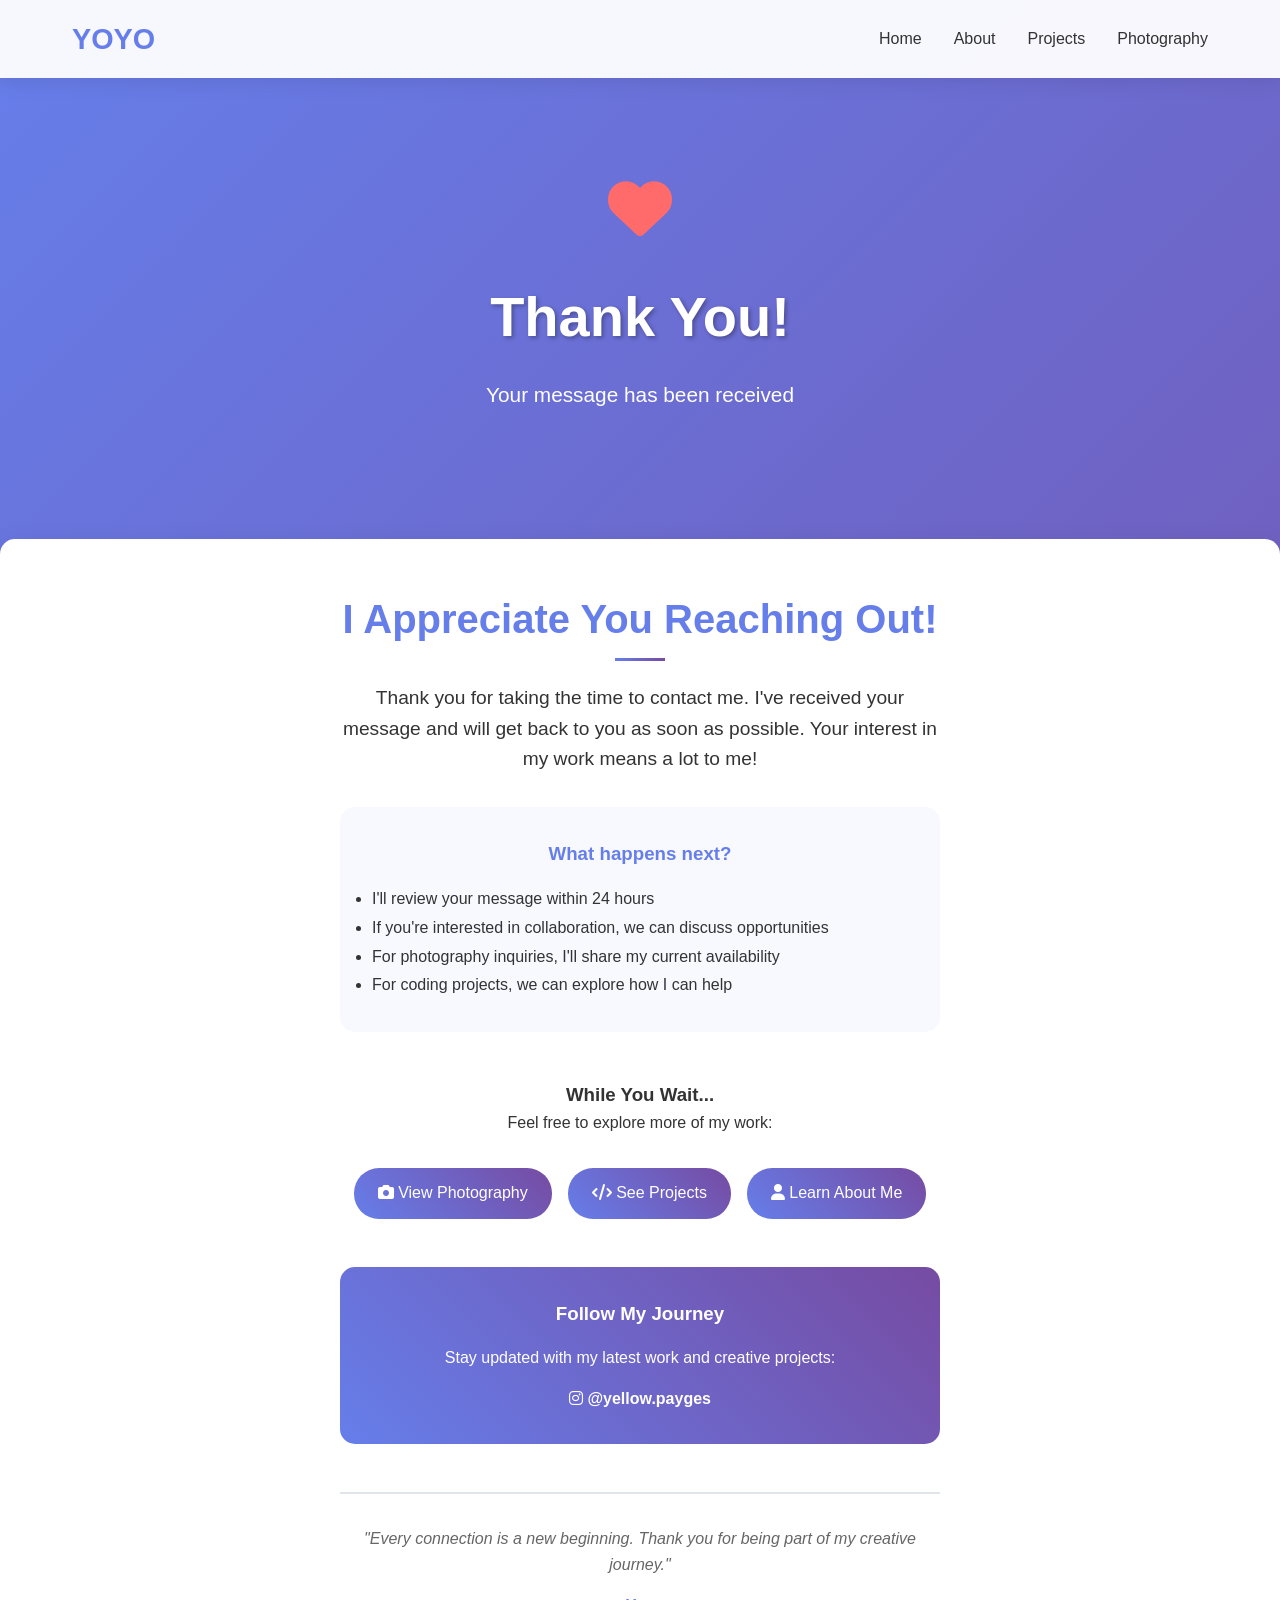
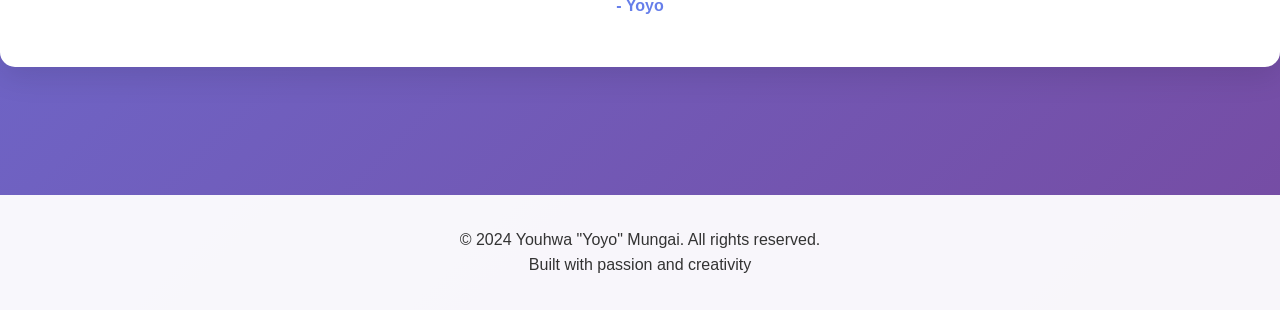
<file: Thank_You.html>
<!DOCTYPE html>
<html lang="en">
<head>
    <meta charset="UTF-8">
    <meta name="viewport" content="width=device-width, initial-scale=1.0">
    <title>Thank You - Youhwa "Yoyo" Mungai</title>
    <link rel="stylesheet" type="text/css" href="css/style.css">
    <link href="https://cdnjs.cloudflare.com/ajax/libs/font-awesome/6.0.0/css/all.min.css" rel="stylesheet">
</head>
<body>
    <!-- Navigation -->
    <nav class="navbar">
        <div class="nav-container">
            <a href="home.html" class="logo">YOYO</a>
            <ul class="nav-links">
                <li><a href="home.html">Home</a></li>
                <li><a href="aboutme.html">About</a></li>
                <li><a href="coding_experience.html">Projects</a></li>
                <li><a href="photography.html">Photography</a></li>
            </ul>
        </div>
    </nav>

    <main>
        <!-- Thank You Section -->
        <section class="hero">
            <div class="container">
                <div style="text-align: center; color: white;">
                    <i class="fas fa-heart" style="font-size: 4rem; margin-bottom: 2rem; color: #ff6b6b;"></i>
                    <h1>Thank You!</h1>
                    <p style="font-size: 1.3rem; margin-bottom: 2rem;">Your message has been received</p>
                </div>
            </div>
        </section>

        <section class="section">
            <div class="container">
                <div style="text-align: center; max-width: 600px; margin: 0 auto;">
                    <h2>I Appreciate You Reaching Out!</h2>
                    <p style="font-size: 1.2rem; margin-bottom: 2rem;">
                        Thank you for taking the time to contact me. I've received your message and will get back to you as soon as possible. Your interest in my work means a lot to me!
                    </p>
                    
                    <div style="background: #f8f9ff; border-radius: 15px; padding: 2rem; margin: 2rem 0;">
                        <h3 style="color: #667eea; margin-bottom: 1rem;">What happens next?</h3>
                        <ul style="text-align: left; line-height: 1.8;">
                            <li>I'll review your message within 24 hours</li>
                            <li>If you're interested in collaboration, we can discuss opportunities</li>
                            <li>For photography inquiries, I'll share my current availability</li>
                            <li>For coding projects, we can explore how I can help</li>
                        </ul>
                    </div>
                    
                    <div style="margin: 3rem 0;">
                        <h3>While You Wait...</h3>
                        <p style="margin-bottom: 2rem;">Feel free to explore more of my work:</p>
                        
                        <div style="display: flex; justify-content: center; gap: 1rem; flex-wrap: wrap;">
                            <a href="photography.html" class="btn">
                                <i class="fas fa-camera"></i> View Photography
                            </a>
                            <a href="coding_experience.html" class="btn">
                                <i class="fas fa-code"></i> See Projects
                            </a>
                            <a href="aboutme.html" class="btn">
                                <i class="fas fa-user"></i> Learn About Me
                            </a>
                        </div>
                    </div>
                    
                    <div style="background: linear-gradient(45deg, #667eea, #764ba2); color: white; border-radius: 15px; padding: 2rem; margin: 2rem 0;">
                        <h3 style="margin-bottom: 1rem;">Follow My Journey</h3>
                        <p style="margin-bottom: 1rem;">Stay updated with my latest work and creative projects:</p>
                        <a href="https://www.instagram.com/yellow_payges?igsh=MXljOWVudnhidmNl&utm_source=qr/" target="_blank" style="color: white; text-decoration: none; font-weight: bold;">
                            <i class="fab fa-instagram"></i> @yellow.payges
                        </a>
                    </div>
                    
                    <div style="margin-top: 3rem; padding-top: 2rem; border-top: 2px solid #e1e5e9;">
                        <p style="color: #666; font-style: italic;">
                            "Every connection is a new beginning. Thank you for being part of my creative journey."
                        </p>
                        <p style="margin-top: 1rem; color: #667eea; font-weight: bold;">
                            - Yoyo
                        </p>
                    </div>
                </div>
            </div>
        </section>
    </main>

    <footer>
        <div class="container">
            <p>&copy; 2024 Youhwa "Yoyo" Mungai. All rights reserved.</p>
            <p>Built with passion and creativity</p>
        </div>
    </footer>

    <script>
        // Add a little animation to the heart icon
        document.addEventListener('DOMContentLoaded', function() {
            const heart = document.querySelector('.fas.fa-heart');
            if (heart) {
                setInterval(() => {
                    heart.style.transform = 'scale(1.1)';
                    setTimeout(() => {
                        heart.style.transform = 'scale(1)';
                    }, 200);
                }, 2000);
            }
        });

        // Smooth scrolling for anchor links
        document.querySelectorAll('a[href^="#"]').forEach(anchor => {
            anchor.addEventListener('click', function (e) {
                e.preventDefault();
                document.querySelector(this.getAttribute('href')).scrollIntoView({
                    behavior: 'smooth'
                });
            });
        });

        // Add scroll effect to navbar
        window.addEventListener('scroll', function() {
            const navbar = document.querySelector('.navbar');
            if (window.scrollY > 100) {
                navbar.style.background = 'rgba(255, 255, 255, 0.98)';
            } else {
                navbar.style.background = 'rgba(255, 255, 255, 0.95)';
            }
        });
    </script>
</body>
</html>
</file>
<file: assets/css/styles.css>
:root { --maxw: 980px; --pad: 1rem; --accent: #2563eb; --bg: #f8fafc; }
* { box-sizing: border-box; }
body { margin:0; font-family: system-ui, -apple-system, Segoe UI, Roboto, Arial, sans-serif; line-height:1.6; background:var(--bg); color:#0f172a;}
a { color: var(--accent); text-decoration: none; }
a:hover { text-decoration: underline; }
header { background:white; border-bottom:1px solid #e2e8f0; position: sticky; top:0; z-index:10; }
.nav { max-width: var(--maxw); margin:0 auto; display:flex; gap:.75rem; align-items:center; padding: .75rem var(--pad); flex-wrap: wrap; }
.nav .brand { font-weight:700; margin-right:auto; }
main { max-width: var(--maxw); margin: 2rem auto; padding: 0 var(--pad); }
.hero { background: white; padding: 2rem; border:1px solid #e2e8f0; border-radius: 16px; }
.grid { display:grid; gap:1rem; grid-template-columns: repeat(auto-fit, minmax(220px,1fr)); }
.card { background: white; border:1px solid #e2e8f0; border-radius:16px; padding:1rem; }
footer { max-width: var(--maxw); margin: 3rem auto 2rem; padding: 0 var(--pad); color:#475569; font-size:.9rem; }
img.responsive { width:100%; height:auto; border-radius:12px; }
.tag { display:inline-block; background:#e2e8f0; color:#0f172a; padding:.2rem .5rem; border-radius:999px; font-size:.8rem; margin-right:.25rem;}
.btn { display:inline-block; padding:.6rem 1rem; background: var(--accent); color:white; border-radius:10px; border:0; }
.btn:hover { filter: brightness(.95); text-decoration:none; }
pre, code { background:#0f172a; color:#e5e7eb; padding:.25rem .5rem; border-radius:8px; }
pre { overflow:auto; padding:1rem; }
figure { margin:0; }
.gallery { display:grid; gap: .75rem; grid-template-columns: repeat(auto-fill, minmax(160px,1fr)); }
.gallery img { width:100%; height:auto; border-radius:12px; display:block; }
small.muted { color:#64748b; }

/* Responsive improvements */
@media (max-width: 768px) {
  :root { --pad: 0.75rem; }
  .hero { padding: 1.5rem; }
  .nav { padding: 0.5rem var(--pad); gap: 0.5rem; }
  .nav a { font-size: 0.9rem; }
  .grid { grid-template-columns: 1fr; }
  .gallery { grid-template-columns: repeat(auto-fill, minmax(140px, 1fr)); gap: 0.5rem; }
  main { margin: 1rem auto; }
  .card { padding: 0.75rem; }
  h1 { font-size: 1.75rem; }
  h2 { font-size: 1.5rem; }
  h3 { font-size: 1.25rem; }
}

@media (max-width: 480px) {
  :root { --pad: 0.5rem; }
  .hero { padding: 1rem; }
  .nav { flex-direction: column; align-items: stretch; gap: 0.25rem; }
  .nav .brand { margin-right: 0; text-align: center; margin-bottom: 0.5rem; }
  .nav a { text-align: center; padding: 0.5rem; }
  .gallery { grid-template-columns: 1fr; }
  .btn { width: 100%; text-align: center; }
}
</file>
<file: css/style.css>
/* Modern Portfolio Styles */
* {
    margin: 0;
    padding: 0;
    box-sizing: border-box;
}

body {
    font-family: 'Segoe UI', Tahoma, Geneva, Verdana, sans-serif;
    line-height: 1.6;
    color: #333;
    background: linear-gradient(135deg, #667eea 0%, #764ba2 100%);
    min-height: 100vh;
}

/* Navigation */
.navbar {
    background: rgba(255, 255, 255, 0.95);
    backdrop-filter: blur(10px);
    padding: 1rem 0;
    position: fixed;
    top: 0;
    width: 100%;
    z-index: 1000;
    box-shadow: 0 2px 20px rgba(0, 0, 0, 0.1);
}

.nav-container {
    max-width: 1200px;
    margin: 0 auto;
    display: flex;
    justify-content: space-between;
    align-items: center;
    padding: 0 2rem;
}

.logo {
    font-size: 1.8rem;
    font-weight: bold;
    color: #667eea;
    text-decoration: none;
}

.nav-links {
    display: flex;
    list-style: none;
    gap: 2rem;
}

.nav-links a {
    text-decoration: none;
    color: #333;
    font-weight: 500;
    transition: color 0.3s ease;
    position: relative;
}

.nav-links a:hover {
    color: #667eea;
}

.nav-links a::after {
    content: '';
    position: absolute;
    width: 0;
    height: 2px;
    bottom: -5px;
    left: 0;
    background-color: #667eea;
    transition: width 0.3s ease;
}

.nav-links a:hover::after {
    width: 100%;
}

/* Main Content */
main {
    margin-top: 80px;
    padding: 2rem 0;
}

.container {
    max-width: 1200px;
    margin: 0 auto;
    padding: 0 2rem;
}

/* Hero Section */
.hero {
    text-align: center;
    padding: 4rem 0;
    color: white;
}

.hero h1 {
    font-size: 3.5rem;
    margin-bottom: 1rem;
    text-shadow: 2px 2px 4px rgba(0, 0, 0, 0.3);
    animation: fadeInUp 1s ease-out;
}

.hero p {
    font-size: 1.3rem;
    margin-bottom: 2rem;
    animation: fadeInUp 1s ease-out 0.2s both;
}

.hero-image {
    width: 300px;
    height: 300px;
    border-radius: 50%;
    object-fit: cover;
    border: 5px solid white;
    box-shadow: 0 10px 30px rgba(0, 0, 0, 0.3);
    animation: fadeInUp 1s ease-out 0.4s both;
}

/* Sections */
.section {
    background: white;
    margin: 2rem 0;
    border-radius: 15px;
    padding: 3rem;
    box-shadow: 0 10px 30px rgba(0, 0, 0, 0.1);
}

.section h2 {
    font-size: 2.5rem;
    margin-bottom: 2rem;
    text-align: center;
    color: #667eea;
    position: relative;
}

.section h2::after {
    content: '';
    position: absolute;
    width: 50px;
    height: 3px;
    background: linear-gradient(90deg, #667eea, #764ba2);
    bottom: -10px;
    left: 50%;
    transform: translateX(-50%);
}

/* About Section */
.about-content {
    display: grid;
    grid-template-columns: 1fr 2fr;
    gap: 3rem;
    align-items: center;
}

.about-text {
    font-size: 1.1rem;
    line-height: 1.8;
}

.about-text p {
    margin-bottom: 1.5rem;
}

.timeline {
    display: grid;
    grid-template-columns: repeat(auto-fit, minmax(200px, 1fr));
    gap: 2rem;
    margin-top: 2rem;
}

.timeline-item {
    text-align: center;
    padding: 1rem;
    border-radius: 10px;
    background: #f8f9ff;
    transition: transform 0.3s ease;
}

.timeline-item:hover {
    transform: translateY(-5px);
}

.timeline-item img {
    width: 150px;
    height: 150px;
    border-radius: 50%;
    object-fit: cover;
    margin-bottom: 1rem;
    border: 3px solid #667eea;
}

/* Photography Gallery */
.gallery {
    display: grid;
    grid-template-columns: repeat(auto-fit, minmax(300px, 1fr));
    gap: 2rem;
    margin-top: 2rem;
}

.gallery-item {
    position: relative;
    overflow: hidden;
    border-radius: 15px;
    box-shadow: 0 5px 15px rgba(0, 0, 0, 0.1);
    transition: transform 0.3s ease;
}

.gallery-item:hover {
    transform: translateY(-10px);
}

.gallery-item img {
    width: 100%;
    height: 250px;
    object-fit: cover;
    transition: transform 0.3s ease;
}

.gallery-item:hover img {
    transform: scale(1.1);
}

.gallery-overlay {
    position: absolute;
    bottom: 0;
    left: 0;
    right: 0;
    background: linear-gradient(transparent, rgba(0, 0, 0, 0.8));
    color: white;
    padding: 1rem;
    transform: translateY(100%);
    transition: transform 0.3s ease;
}

.gallery-item:hover .gallery-overlay {
    transform: translateY(0);
}

/* Projects Section */
.projects-grid {
    display: grid;
    grid-template-columns: repeat(auto-fit, minmax(350px, 1fr));
    gap: 2rem;
    margin-top: 2rem;
}

.project-card {
    background: #f8f9ff;
    border-radius: 15px;
    padding: 2rem;
    text-align: center;
    transition: transform 0.3s ease;
}

.project-card:hover {
    transform: translateY(-5px);
}

.project-card img {
    width: 100%;
    max-width: 300px;
    height: 200px;
    object-fit: cover;
    border-radius: 10px;
    margin-bottom: 1rem;
}

.project-buttons {
    display: flex;
    gap: 1rem;
    justify-content: center;
    margin-top: 1rem;
}

.btn {
    padding: 0.8rem 1.5rem;
    border: none;
    border-radius: 25px;
    background: linear-gradient(45deg, #667eea, #764ba2);
    color: white;
    cursor: pointer;
    transition: transform 0.3s ease;
    text-decoration: none;
    display: inline-block;
}

.btn:hover {
    transform: translateY(-2px);
    box-shadow: 0 5px 15px rgba(102, 126, 234, 0.4);
}

/* Contact Form */
.contact-form {
    max-width: 600px;
    margin: 0 auto;
}

.form-group {
    margin-bottom: 1.5rem;
}

.form-group input,
.form-group textarea {
    width: 100%;
    padding: 1rem;
    border: 2px solid #e1e5e9;
    border-radius: 10px;
    font-size: 1rem;
    transition: border-color 0.3s ease;
}

.form-group input:focus,
.form-group textarea:focus {
    outline: none;
    border-color: #667eea;
}

/* Footer */
footer {
    background: rgba(255, 255, 255, 0.95);
    text-align: center;
    padding: 2rem 0;
    margin-top: 4rem;
}

/* Animations */
@keyframes fadeInUp {
    from {
        opacity: 0;
        transform: translateY(30px);
    }
    to {
        opacity: 1;
        transform: translateY(0);
    }
}

/* Responsive Design */
@media (max-width: 768px) {
    .nav-container {
        flex-direction: column;
        gap: 1rem;
    }
    
    .nav-links {
        gap: 1rem;
    }
    
    .hero h1 {
        font-size: 2.5rem;
    }
    
    .about-content {
        grid-template-columns: 1fr;
        text-align: center;
    }
    
    .gallery {
        grid-template-columns: repeat(auto-fit, minmax(250px, 1fr));
    }
    
    .projects-grid {
        grid-template-columns: 1fr;
    }
    
    .container {
        padding: 0 1rem;
    }
    
    .section {
        padding: 2rem 1rem;
    }
}

@media (max-width: 480px) {
    .hero h1 {
        font-size: 2rem;
    }
    
    .hero-image {
        width: 250px;
        height: 250px;
    }
    
    .gallery {
        grid-template-columns: 1fr;
    }
}

/* Interactive Elements */
.interactive-demo {
    text-align: center;
    margin: 2rem 0;
}

.demo-image {
    max-width: 400px;
    border-radius: 10px;
    box-shadow: 0 5px 15px rgba(0, 0, 0, 0.2);
    margin: 1rem 0;
}

/* Scratch Projects */
.scratch-container {
    display: flex;
    justify-content: center;
    flex-wrap: wrap;
    gap: 2rem;
    margin: 2rem 0;
}

.scratch-project {
    text-align: center;
}

.scratch-project iframe {
    border-radius: 10px;
    box-shadow: 0 5px 15px rgba(0, 0, 0, 0.2);
}

/* Loading Animation */
.loading {
    display: inline-block;
    width: 20px;
    height: 20px;
    border: 3px solid #f3f3f3;
    border-top: 3px solid #667eea;
    border-radius: 50%;
    animation: spin 1s linear infinite;
}

@keyframes spin {
    0% { transform: rotate(0deg); }
    100% { transform: rotate(360deg); }
}
</file>
